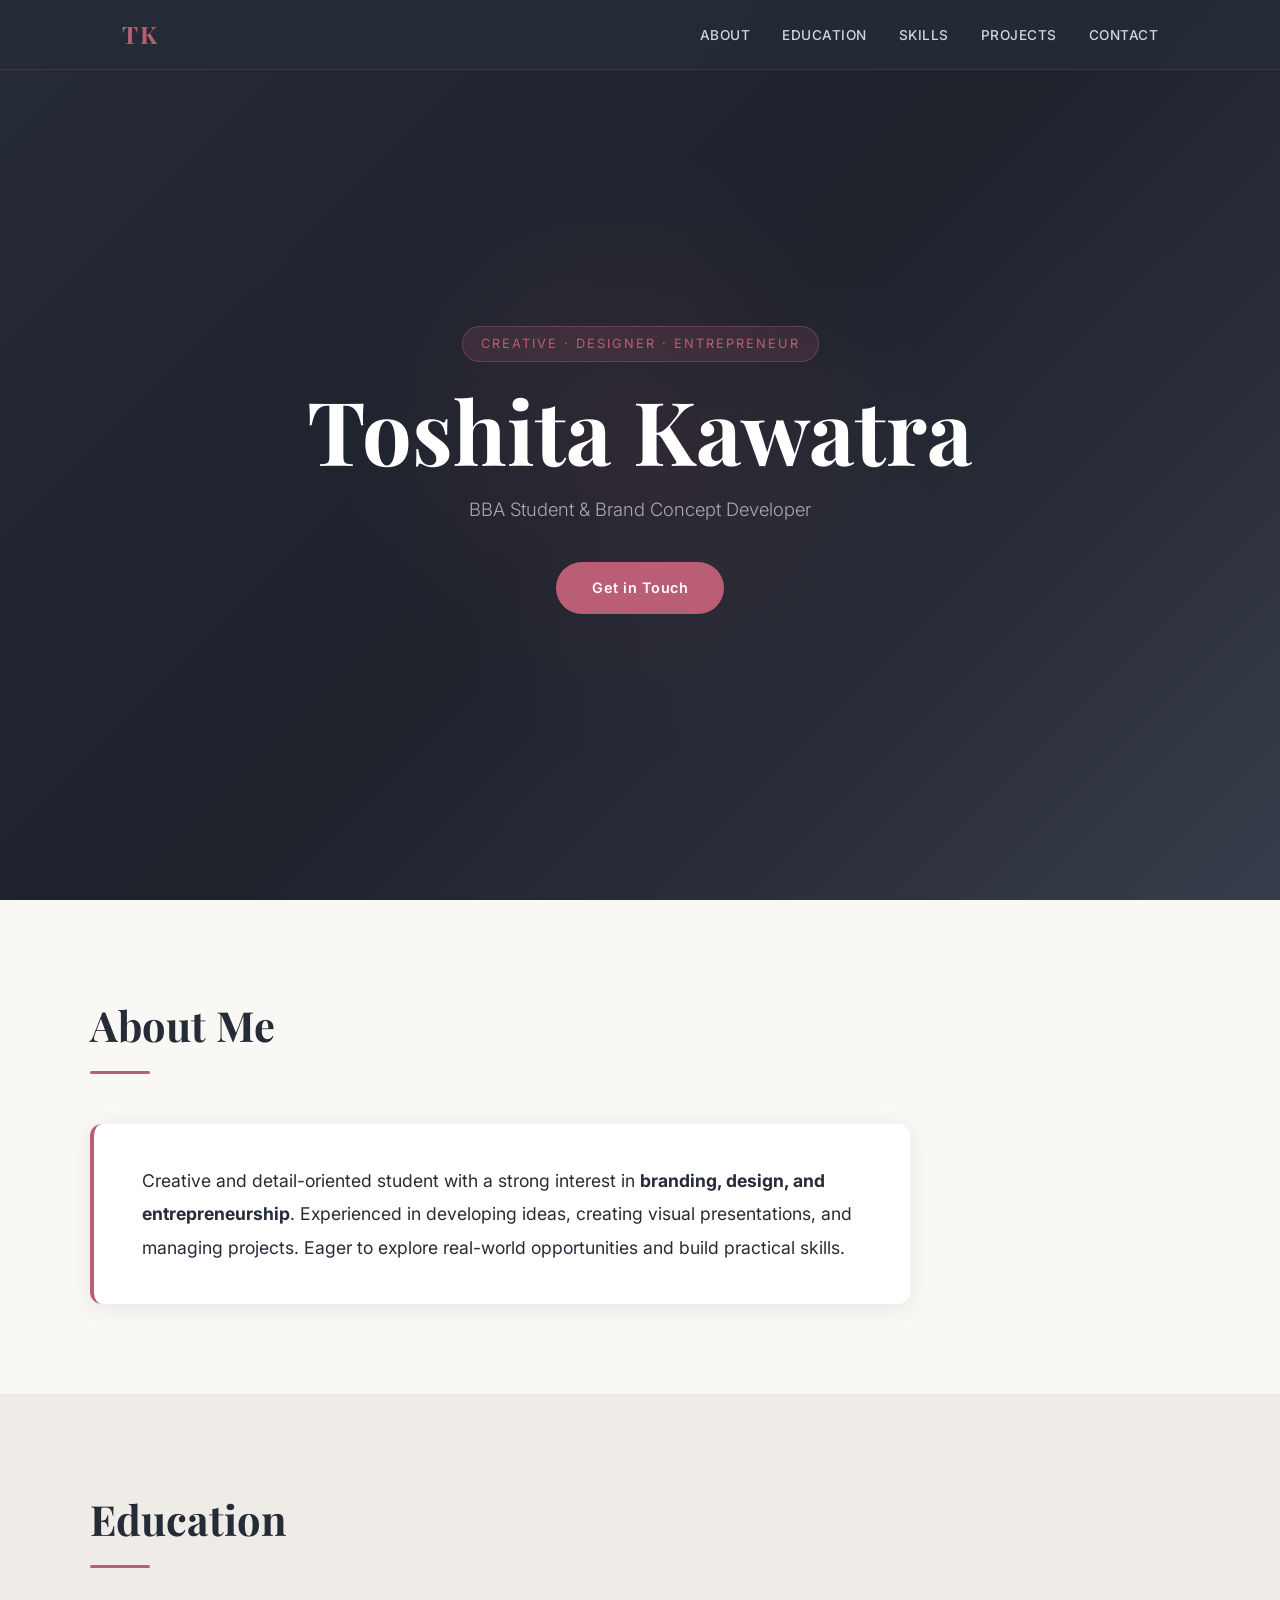
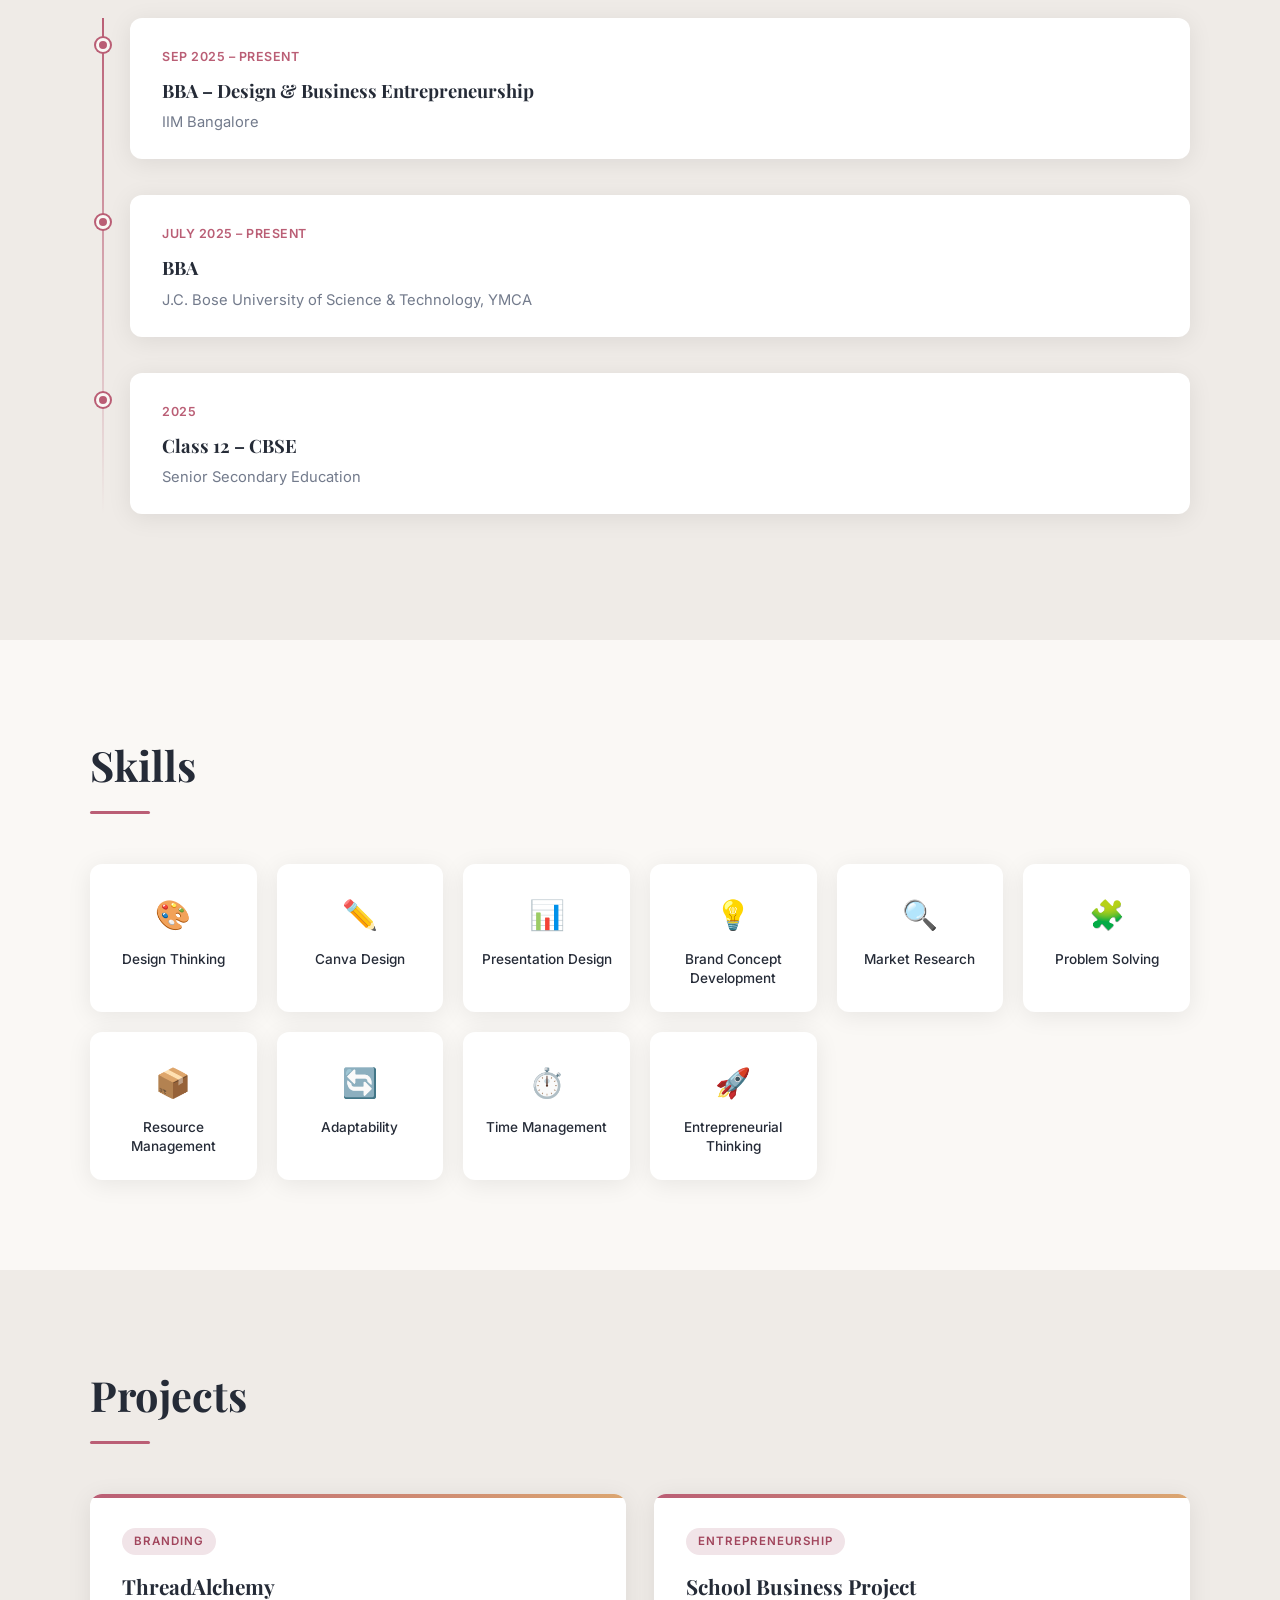
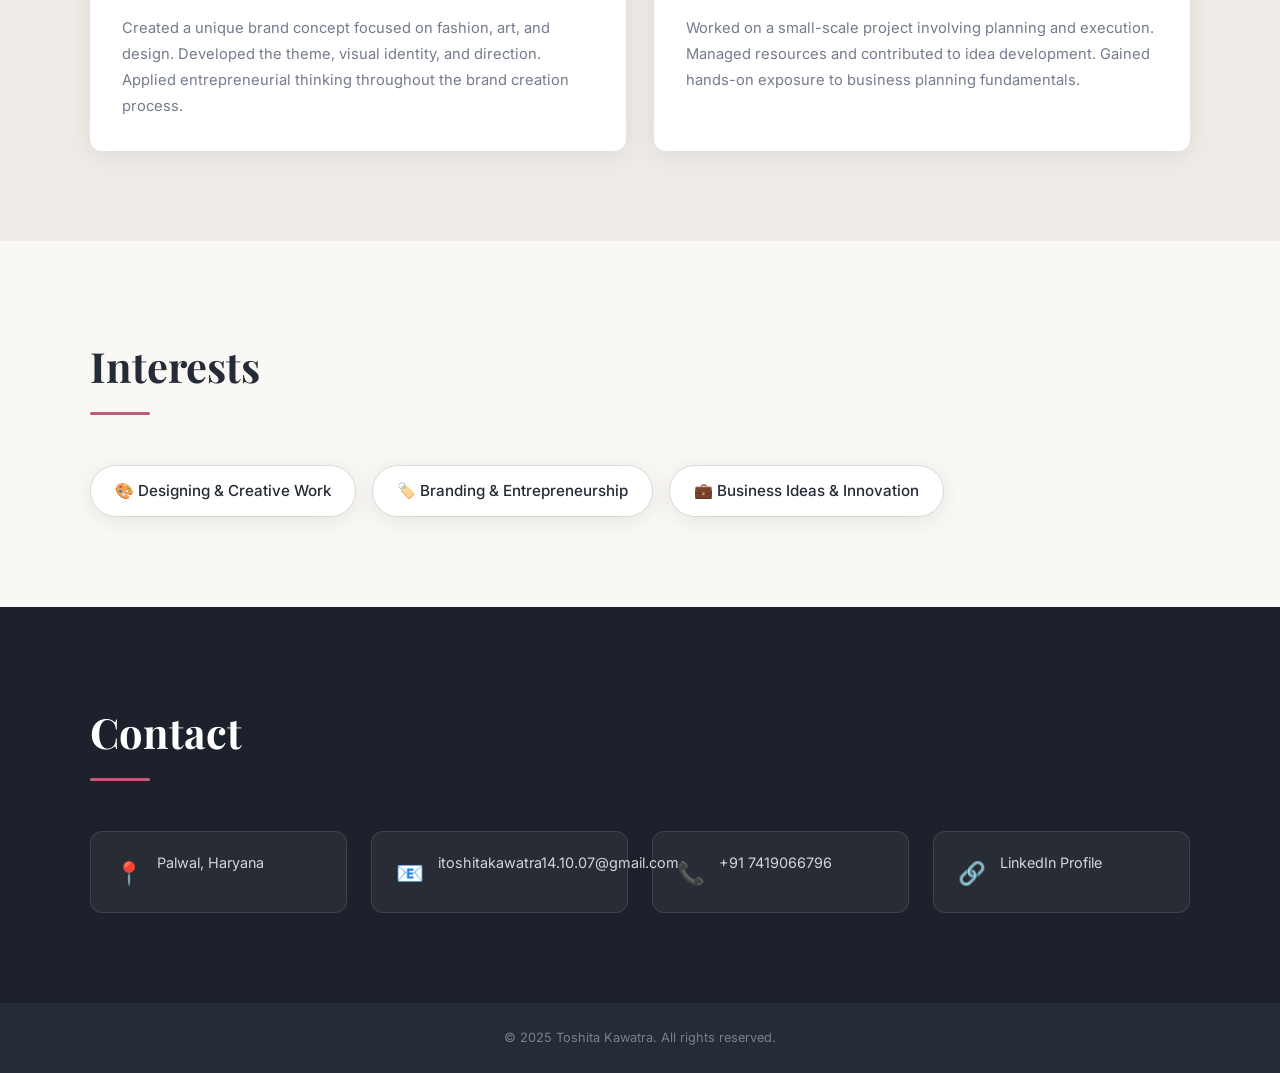
<file: index.html>
<!DOCTYPE html>
<html lang="en">
<head>
  <meta charset="UTF-8" />
  <meta name="viewport" content="width=device-width, initial-scale=1.0"/>
  <title>Toshita Kawatra – Resume</title>
  <link href="https://fonts.googleapis.com/css2?family=Playfair+Display:wght@400;600;700&family=Inter:wght@300;400;500;600&display=swap" rel="stylesheet"/>
  <link rel="stylesheet" href="style.css"/>
</head>
<body>

  <!-- NAV BAR -->
  <nav id="navbar">
    <div class="nav-container">
      <span class="nav-logo">TK</span>
      <ul class="nav-links">
        <li><a href="#about">About</a></li>
        <li><a href="#education">Education</a></li>
        <li><a href="#skills">Skills</a></li>
        <li><a href="#projects">Projects</a></li>
        <li><a href="#contact">Contact</a></li>
      </ul>
    </div>
  </nav>

  <!-- HERO -->
  <header id="hero">
    <div class="hero-content">
      <p class="hero-tag">Creative · Designer · Entrepreneur</p>
      <h1 class="hero-name">Toshita Kawatra</h1>
      <p class="hero-sub">BBA Student &amp; Brand Concept Developer</p>
      <a href="#contact" class="btn-primary">Get in Touch</a>
    </div>
    <div class="hero-shape"></div>
  </header>

  <!-- ABOUT -->
  <section id="about" class="section">
    <div class="container">
      <h2 class="section-title">About Me</h2>
      <div class="about-card">
        <p class="about-text">
          Creative and detail-oriented student with a strong interest in 
          <strong>branding, design, and entrepreneurship</strong>. 
          Experienced in developing ideas, creating visual presentations, 
          and managing projects. Eager to explore real-world opportunities 
          and build practical skills.
        </p>
      </div>
    </div>
  </section>

  <!-- EDUCATION -->
  <section id="education" class="section section-alt">
    <div class="container">
      <h2 class="section-title">Education</h2>
      <div class="timeline">

        <div class="timeline-item">
          <div class="timeline-dot"></div>
          <div class="timeline-card">
            <span class="timeline-date">Sep 2025 – Present</span>
            <h3 class="timeline-degree">BBA – Design &amp; Business Entrepreneurship</h3>
            <p class="timeline-school">IIM Bangalore</p>
          </div>
        </div>

        <div class="timeline-item">
          <div class="timeline-dot"></div>
          <div class="timeline-card">
            <span class="timeline-date">July 2025 – Present</span>
            <h3 class="timeline-degree">BBA</h3>
            <p class="timeline-school">J.C. Bose University of Science &amp; Technology, YMCA</p>
          </div>
        </div>

        <div class="timeline-item">
          <div class="timeline-dot"></div>
          <div class="timeline-card">
            <span class="timeline-date">2025</span>
            <h3 class="timeline-degree">Class 12 – CBSE</h3>
            <p class="timeline-school">Senior Secondary Education</p>
          </div>
        </div>

      </div>
    </div>
  </section>

  <!-- SKILLS -->
  <section id="skills" class="section">
    <div class="container">
      <h2 class="section-title">Skills</h2>
      <div class="skills-grid">
        <div class="skill-card">
          <div class="skill-icon">🎨</div>
          <p class="skill-name">Design Thinking</p>
        </div>
        <div class="skill-card">
          <div class="skill-icon">✏️</div>
          <p class="skill-name">Canva Design</p>
        </div>
        <div class="skill-card">
          <div class="skill-icon">📊</div>
          <p class="skill-name">Presentation Design</p>
        </div>
        <div class="skill-card">
          <div class="skill-icon">💡</div>
          <p class="skill-name">Brand Concept Development</p>
        </div>
        <div class="skill-card">
          <div class="skill-icon">🔍</div>
          <p class="skill-name">Market Research</p>
        </div>
        <div class="skill-card">
          <div class="skill-icon">🧩</div>
          <p class="skill-name">Problem Solving</p>
        </div>
        <div class="skill-card">
          <div class="skill-icon">📦</div>
          <p class="skill-name">Resource Management</p>
        </div>
        <div class="skill-card">
          <div class="skill-icon">🔄</div>
          <p class="skill-name">Adaptability</p>
        </div>
        <div class="skill-card">
          <div class="skill-icon">⏱️</div>
          <p class="skill-name">Time Management</p>
        </div>
        <div class="skill-card">
          <div class="skill-icon">🚀</div>
          <p class="skill-name">Entrepreneurial Thinking</p>
        </div>
      </div>
    </div>
  </section>

  <!-- PROJECTS -->
  <section id="projects" class="section section-alt">
    <div class="container">
      <h2 class="section-title">Projects</h2>
      <div class="projects-grid">

        <div class="project-card">
          <div class="project-tag">Branding</div>
          <h3 class="project-title">ThreadAlchemy</h3>
          <p class="project-desc">
            Created a unique brand concept focused on fashion, art, and design. 
            Developed the theme, visual identity, and direction. Applied entrepreneurial 
            thinking throughout the brand creation process.
          </p>
        </div>

        <div class="project-card">
          <div class="project-tag">Entrepreneurship</div>
          <h3 class="project-title">School Business Project</h3>
          <p class="project-desc">
            Worked on a small-scale project involving planning and execution. 
            Managed resources and contributed to idea development. Gained hands-on 
            exposure to business planning fundamentals.
          </p>
        </div>

      </div>
    </div>
  </section>

  <!-- INTERESTS -->
  <section id="interests" class="section">
    <div class="container">
      <h2 class="section-title">Interests</h2>
      <div class="interests-row">
        <span class="interest-tag">🎨 Designing &amp; Creative Work</span>
        <span class="interest-tag">🏷️ Branding &amp; Entrepreneurship</span>
        <span class="interest-tag">💼 Business Ideas &amp; Innovation</span>
      </div>
    </div>
  </section>

  <!-- CONTACT -->
  <section id="contact" class="section section-dark">
    <div class="container">
      <h2 class="section-title light">Contact</h2>
      <div class="contact-grid">
        <div class="contact-item">
          <span class="contact-icon">📍</span>
          <p>Palwal, Haryana</p>
        </div>
        <div class="contact-item">
          <span class="contact-icon">📧</span>
          <a href="mailto:itoshitakawatra14.10.07@gmail.com">itoshitakawatra14.10.07@gmail.com</a>
        </div>
        <div class="contact-item">
          <span class="contact-icon">📞</span>
          <p>+91 7419066796</p>
        </div>
        <div class="contact-item">
          <span class="contact-icon">🔗</span>
          <a href="https://www.linkedin.com/in/toshita-kawatra-561524380" target="_blank">LinkedIn Profile</a>
        </div>
      </div>
    </div>
  </section>

  <footer id="footer">
    <p>&copy; 2025 Toshita Kawatra. All rights reserved.</p>
  </footer>

</body>
</html>
</file>
<file: style.css>
/* ===========================
   RESET & BASE
=========================== */
*, *::before, *::after {
  box-sizing: border-box;
  margin: 0;
  padding: 0;
}

:root {
  --primary:    hsl(345, 40%, 55%);
  --primary-dk: hsl(345, 40%, 45%);
  --dark:       hsl(220, 20%, 18%);
  --dark-2:     hsl(220, 20%, 14%);
  --mid:        hsl(220, 15%, 25%);
  --light-bg:   hsl(36, 33%, 97%);
  --card-bg:    hsl(0, 0%, 100%);
  --text:       hsl(220, 20%, 18%);
  --text-light: hsl(220, 10%, 50%);
  --accent:     hsl(345, 30%, 92%);
  --border:     hsl(30, 20%, 85%);
  --radius:     12px;
  --shadow:     0 4px 24px rgba(0,0,0,0.08);
}

html { scroll-behavior: smooth; }

body {
  font-family: 'Inter', sans-serif;
  background: var(--light-bg);
  color: var(--text);
  line-height: 1.7;
}

/* ===========================
   TYPOGRAPHY
=========================== */
h1, h2, h3 {
  font-family: 'Playfair Display', serif;
}

/* ===========================
   NAVBAR
=========================== */
#navbar {
  position: fixed;
  top: 0;
  left: 0;
  width: 100%;
  z-index: 999;
  background: hsla(220, 20%, 18%, 0.96);
  backdrop-filter: blur(8px);
  padding: 14px 0;
  border-bottom: 1px solid hsla(345, 40%, 55%, 0.2);
}

.nav-container {
  max-width: 1100px;
  margin: 0 auto;
  padding: 0 32px;
  display: flex;
  align-items: center;
  justify-content: space-between;
}

.nav-logo {
  font-family: 'Playfair Display', serif;
  font-size: 1.5rem;
  font-weight: 700;
  color: var(--primary);
  letter-spacing: 2px;
}

.nav-links {
  list-style: none;
  display: flex;
  gap: 32px;
}

.nav-links a {
  text-decoration: none;
  color: rgba(255,255,255,0.8);
  font-size: 0.85rem;
  font-weight: 500;
  letter-spacing: 0.5px;
  text-transform: uppercase;
  transition: color 0.25s;
}

.nav-links a:hover { color: var(--primary); }

/* ===========================
   HERO
=========================== */
#hero {
  min-height: 100vh;
  background: linear-gradient(135deg, hsl(220, 20%, 18%) 0%, hsl(220, 20%, 14%) 50%, hsl(220, 15%, 25%) 100%);
  display: flex;
  align-items: center;
  justify-content: center;
  text-align: center;
  position: relative;
  overflow: hidden;
  padding: 100px 32px 60px;
}

.hero-shape {
  position: absolute;
  width: 600px;
  height: 600px;
  border-radius: 50%;
  background: radial-gradient(circle, hsla(345, 40%, 55%, 0.12) 0%, transparent 70%);
  top: 50%;
  left: 50%;
  transform: translate(-50%, -50%);
  pointer-events: none;
}

.hero-content { position: relative; z-index: 1; }

.hero-tag {
  display: inline-block;
  background: hsla(345, 40%, 55%, 0.15);
  border: 1px solid hsla(345, 40%, 55%, 0.4);
  color: var(--primary);
  font-size: 0.8rem;
  letter-spacing: 2px;
  text-transform: uppercase;
  padding: 6px 18px;
  border-radius: 50px;
  margin-bottom: 20px;
}

.hero-name {
  font-size: clamp(2.8rem, 8vw, 5.5rem);
  color: #ffffff;
  line-height: 1.1;
  margin-bottom: 16px;
}

.hero-sub {
  font-size: 1.15rem;
  color: rgba(255,255,255,0.6);
  margin-bottom: 36px;
  font-weight: 300;
}

.btn-primary {
  display: inline-block;
  background: var(--primary);
  color: #ffffff;
  text-decoration: none;
  padding: 14px 36px;
  border-radius: 50px;
  font-weight: 600;
  font-size: 0.9rem;
  letter-spacing: 0.5px;
  transition: background 0.25s, transform 0.2s;
}

.btn-primary:hover {
  background: var(--primary-dk);
  transform: translateY(-2px);
}

/* ===========================
   SECTIONS
=========================== */
.section {
  padding: 90px 32px;
}

.section-alt { background: hsl(30, 20%, 92%); }

.section-dark {
  background: var(--dark-2);
  color: #fff;
}

.container {
  max-width: 1100px;
  margin: 0 auto;
}

.section-title {
  font-size: clamp(1.8rem, 4vw, 2.6rem);
  color: var(--dark);
  margin-bottom: 50px;
  position: relative;
  display: inline-block;
}

.section-title.light { color: #fff; }

.section-title::after {
  content: '';
  display: block;
  width: 60px;
  height: 3px;
  background: var(--primary);
  margin-top: 10px;
  border-radius: 2px;
}

/* ===========================
   ABOUT
=========================== */
.about-card {
  background: var(--card-bg);
  border-radius: var(--radius);
  padding: 40px 48px;
  box-shadow: var(--shadow);
  border-left: 4px solid var(--primary);
  max-width: 820px;
}

.about-text {
  font-size: 1.1rem;
  color: var(--text);
  line-height: 1.9;
}

/* ===========================
   TIMELINE (Education)
=========================== */
.timeline {
  position: relative;
  padding-left: 40px;
}

.timeline::before {
  content: '';
  position: absolute;
  left: 12px;
  top: 0;
  bottom: 0;
  width: 2px;
  background: linear-gradient(to bottom, var(--primary), transparent);
}

.timeline-item {
  position: relative;
  margin-bottom: 36px;
}

.timeline-dot {
  position: absolute;
  left: -34px;
  top: 20px;
  width: 14px;
  height: 14px;
  border-radius: 50%;
  background: var(--primary);
  border: 3px solid var(--light-bg);
  box-shadow: 0 0 0 2px var(--primary);
}

.timeline-card {
  background: var(--card-bg);
  border-radius: var(--radius);
  padding: 24px 32px;
  box-shadow: var(--shadow);
  transition: transform 0.2s;
}

.timeline-card:hover { transform: translateX(6px); }

.timeline-date {
  font-size: 0.78rem;
  color: var(--primary);
  font-weight: 600;
  letter-spacing: 0.5px;
  text-transform: uppercase;
}

.timeline-degree {
  font-size: 1.15rem;
  margin: 6px 0 4px;
  color: var(--dark);
}

.timeline-school {
  font-size: 0.92rem;
  color: var(--text-light);
}

/* ===========================
   SKILLS GRID
=========================== */
.skills-grid {
  display: grid;
  grid-template-columns: repeat(auto-fill, minmax(160px, 1fr));
  gap: 20px;
}

.skill-card {
  background: var(--card-bg);
  border-radius: var(--radius);
  padding: 24px 16px;
  text-align: center;
  box-shadow: var(--shadow);
  border-top: 3px solid transparent;
  transition: border-color 0.25s, transform 0.2s;
}

.skill-card:hover {
  border-top-color: var(--primary);
  transform: translateY(-4px);
}

.skill-icon { font-size: 1.8rem; margin-bottom: 10px; }

.skill-name {
  font-size: 0.85rem;
  font-weight: 500;
  color: var(--text);
  line-height: 1.4;
}

/* ===========================
   PROJECTS GRID
=========================== */
.projects-grid {
  display: grid;
  grid-template-columns: repeat(auto-fit, minmax(300px, 1fr));
  gap: 28px;
}

.project-card {
  background: var(--card-bg);
  border-radius: var(--radius);
  padding: 32px;
  box-shadow: var(--shadow);
  position: relative;
  overflow: hidden;
  transition: transform 0.25s, box-shadow 0.25s;
}

.project-card::before {
  content: '';
  position: absolute;
  top: 0; left: 0; right: 0;
  height: 4px;
  background: linear-gradient(90deg, var(--primary), hsl(30, 60%, 65%));
}

.project-card:hover {
  transform: translateY(-6px);
  box-shadow: 0 12px 40px rgba(0,0,0,0.12);
}

.project-tag {
  display: inline-block;
  background: var(--accent);
  color: var(--primary-dk);
  font-size: 0.72rem;
  font-weight: 600;
  letter-spacing: 1px;
  text-transform: uppercase;
  padding: 4px 12px;
  border-radius: 50px;
  margin-bottom: 14px;
}

.project-title {
  font-size: 1.3rem;
  margin-bottom: 12px;
  color: var(--dark);
}

.project-desc {
  font-size: 0.92rem;
  color: var(--text-light);
  line-height: 1.75;
}

/* ===========================
   INTERESTS
=========================== */
.interests-row {
  display: flex;
  flex-wrap: wrap;
  gap: 16px;
}

.interest-tag {
  background: var(--card-bg);
  border: 1.5px solid var(--border);
  border-radius: 50px;
  padding: 12px 24px;
  font-size: 0.95rem;
  font-weight: 500;
  color: var(--text);
  box-shadow: var(--shadow);
  transition: background 0.2s, border-color 0.2s, color 0.2s;
}

.interest-tag:hover {
  background: var(--primary);
  border-color: var(--primary);
  color: #ffffff;
}

/* ===========================
   CONTACT
=========================== */
.contact-grid {
  display: grid;
  grid-template-columns: repeat(auto-fit, minmax(220px, 1fr));
  gap: 24px;
}

.contact-item {
  display: flex;
  align-items: flex-start;
  gap: 14px;
  background: rgba(255,255,255,0.05);
  border: 1px solid rgba(255,255,255,0.1);
  border-radius: var(--radius);
  padding: 20px 24px;
}

.contact-icon { font-size: 1.4rem; margin-top: 2px; }

.contact-item p,
.contact-item a {
  color: rgba(255,255,255,0.8);
  font-size: 0.9rem;
  text-decoration: none;
  line-height: 1.5;
  transition: color 0.2s;
}

.contact-item a:hover { color: var(--primary); }

/* ===========================
   FOOTER
=========================== */
#footer {
  background: var(--dark);
  text-align: center;
  padding: 24px;
  color: rgba(255,255,255,0.4);
  font-size: 0.8rem;
}

/* ===========================
   RESPONSIVE
=========================== */
@media (max-width: 768px) {
  .nav-links { gap: 16px; }
  .nav-links a { font-size: 0.75rem; }
  .about-card { padding: 28px 24px; }
  .timeline { padding-left: 28px; }
  .section { padding: 60px 20px; }
}

@media (max-width: 520px) {
  .nav-links { display: none; }
}
</file>
